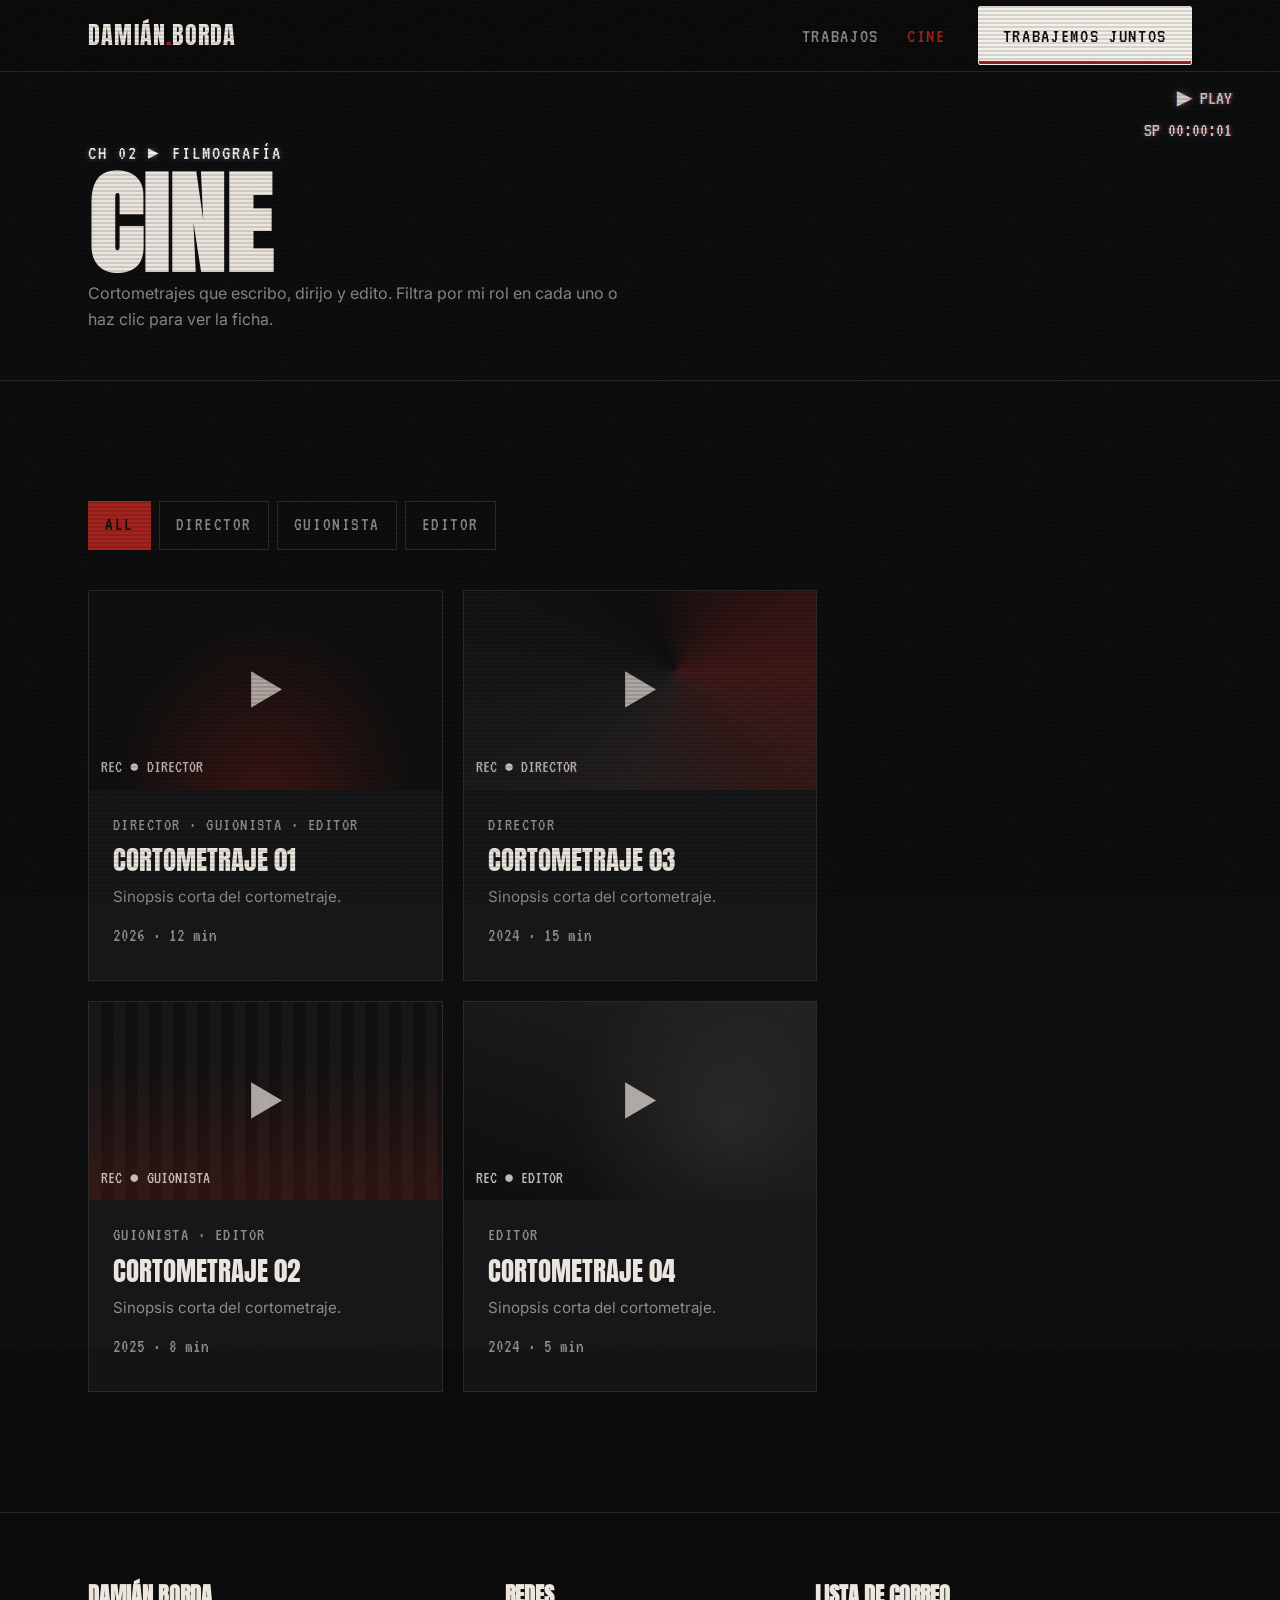
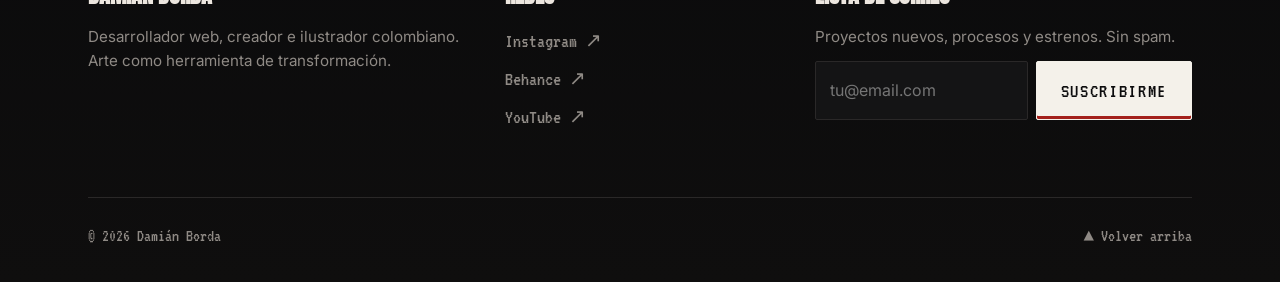
<file: cine.html>
<!DOCTYPE html>
<html lang="es">
<head>
  <meta charset="UTF-8">
  <meta name="viewport" content="width=device-width, initial-scale=1.0">
  <title>Cine — Damián Borda</title>
  <meta name="description" content="Cortometrajes de Damián Borda como director, guionista y editor.">

  <link rel="preconnect" href="https://fonts.googleapis.com">
  <link rel="preconnect" href="https://fonts.gstatic.com" crossorigin>
  <link href="https://fonts.googleapis.com/css2?family=Anton&family=Inter:wght@400;500;700&family=Rubik+Glitch&family=VT323&display=swap" rel="stylesheet">
  <link rel="stylesheet" href="css/styles.css">
</head>
<body>
  <!-- ===== Header ===== -->
  <header class="header">
    <div class="container header__inner">
      <a href="index.html" class="header__logo">DAMIÁN<span>.</span>BORDA</a>

      <button class="nav-toggle" aria-label="Abrir menú" aria-expanded="false" aria-controls="main-nav">
        <span></span>
      </button>

      <nav class="nav" id="main-nav" aria-label="Principal">
        <ul class="nav__list">
          <li><a href="works.html" class="nav__link">Trabajos</a></li>
          <li><a href="cine.html" class="nav__link is-current" aria-current="page">Cine</a></li>
        </ul>
        <a href="index.html#contact" class="btn btn--solid">Trabajemos juntos</a>
      </nav>
    </div>
  </header>

  <main>
    <section class="page-hero" id="top" data-channel="02" data-channel-name="Cine">
      <div class="container">
        <p class="section__tag">CH 02 ▸ Filmografía</p>
        <h1 class="section__title">Cine</h1>
        <p class="section__lead">Cortometrajes que escribo, dirijo y edito. Filtra por mi rol en cada uno o haz clic para ver la ficha.</p>
      </div>
    </section>

    <section class="section">
      <div class="container">
        <!-- Filter buttons and cards are rendered by js/main.js from js/data.js -->
        <div class="filters" id="film-filters" role="group" aria-label="Filtrar por rol"></div>
        <div class="masonry" id="films-grid" aria-live="polite"></div>
      </div>
    </section>
  </main>

  <!-- Lightbox: native <dialog>, filled by js/main.js; Esc closes it -->
  <dialog class="lightbox" aria-labelledby="lightbox-title">
    <div class="lightbox__media"></div>
    <div class="lightbox__caption">
      <div>
        <p class="lightbox__meta"></p>
        <h2 class="lightbox__title" id="lightbox-title"></h2>
        <p class="lightbox__text"></p>
      </div>
      <button class="lightbox__close" type="button" aria-label="Cerrar">✕ ESC</button>
    </div>
  </dialog>

  <!-- ===== Footer ===== -->
  <footer class="footer">
    <div class="container">
      <div class="footer__grid">
        <div>
          <h2 class="footer__title">Damián Borda</h2>
          <p class="footer__text">Desarrollador web, creador e ilustrador colombiano. Arte como herramienta de transformación.</p>
        </div>
        <div>
          <h2 class="footer__title">Redes</h2>
          <ul class="footer__social">
            <li><a href="#">Instagram ↗</a></li>
            <li><a href="#">Behance ↗</a></li>
            <li><a href="#">YouTube ↗</a></li>
          </ul>
        </div>
        <div>
          <h2 class="footer__title">Lista de correo</h2>
          <p class="footer__text">Proyectos nuevos, procesos y estrenos. Sin spam.</p>
          <form class="newsletter" novalidate>
            <label class="sr-only" for="newsletter-email">Email</label>
            <input class="form__input" type="email" id="newsletter-email" placeholder="tu@email.com" autocomplete="email">
            <button type="submit" class="btn btn--solid">Suscribirme</button>
          </form>
          <p class="form__error newsletter__feedback" aria-live="polite"></p>
        </div>
      </div>
      <div class="footer__bottom">
        <span>© <span data-year>2026</span> Damián Borda</span>
        <span><a href="#top">▲ Volver arriba</a></span>
      </div>
    </div>
  </footer>

  <script src="js/data.js"></script>
  <script src="js/main.js"></script>
</body>
</html>
</file>
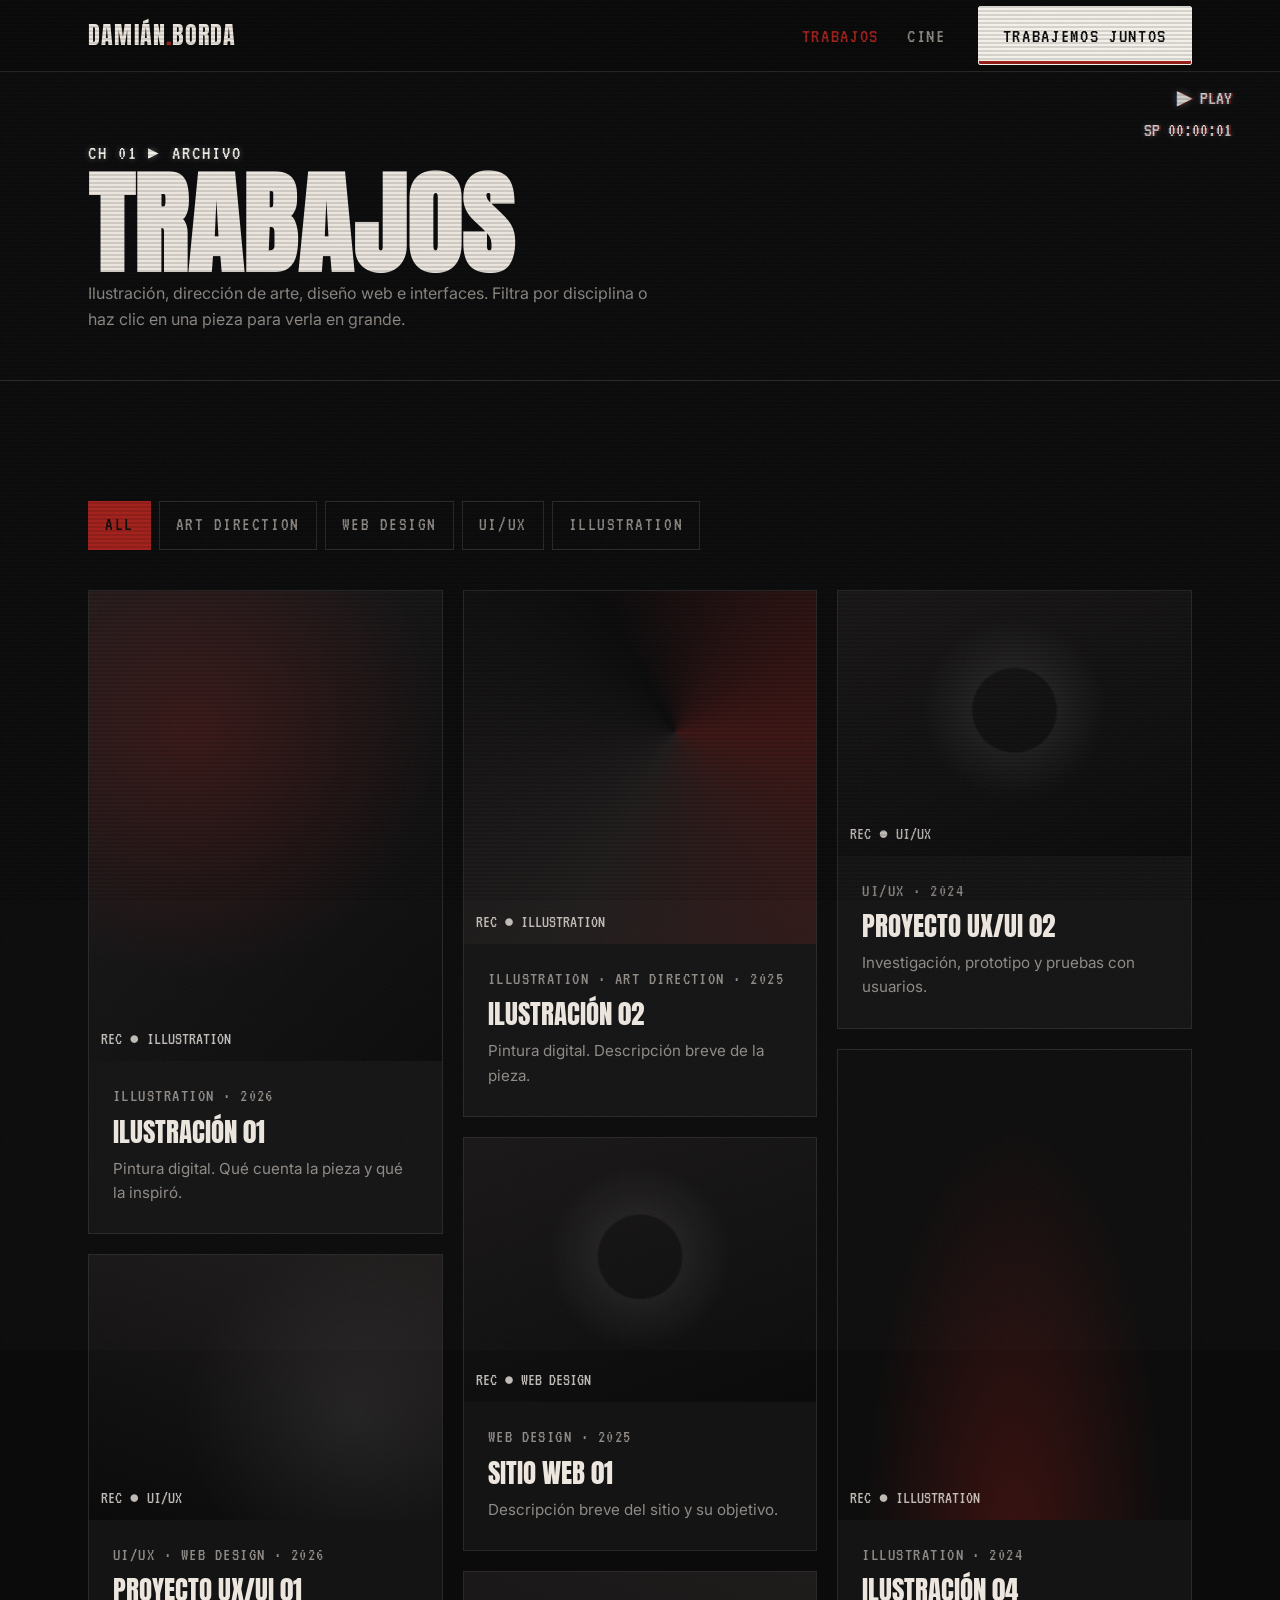
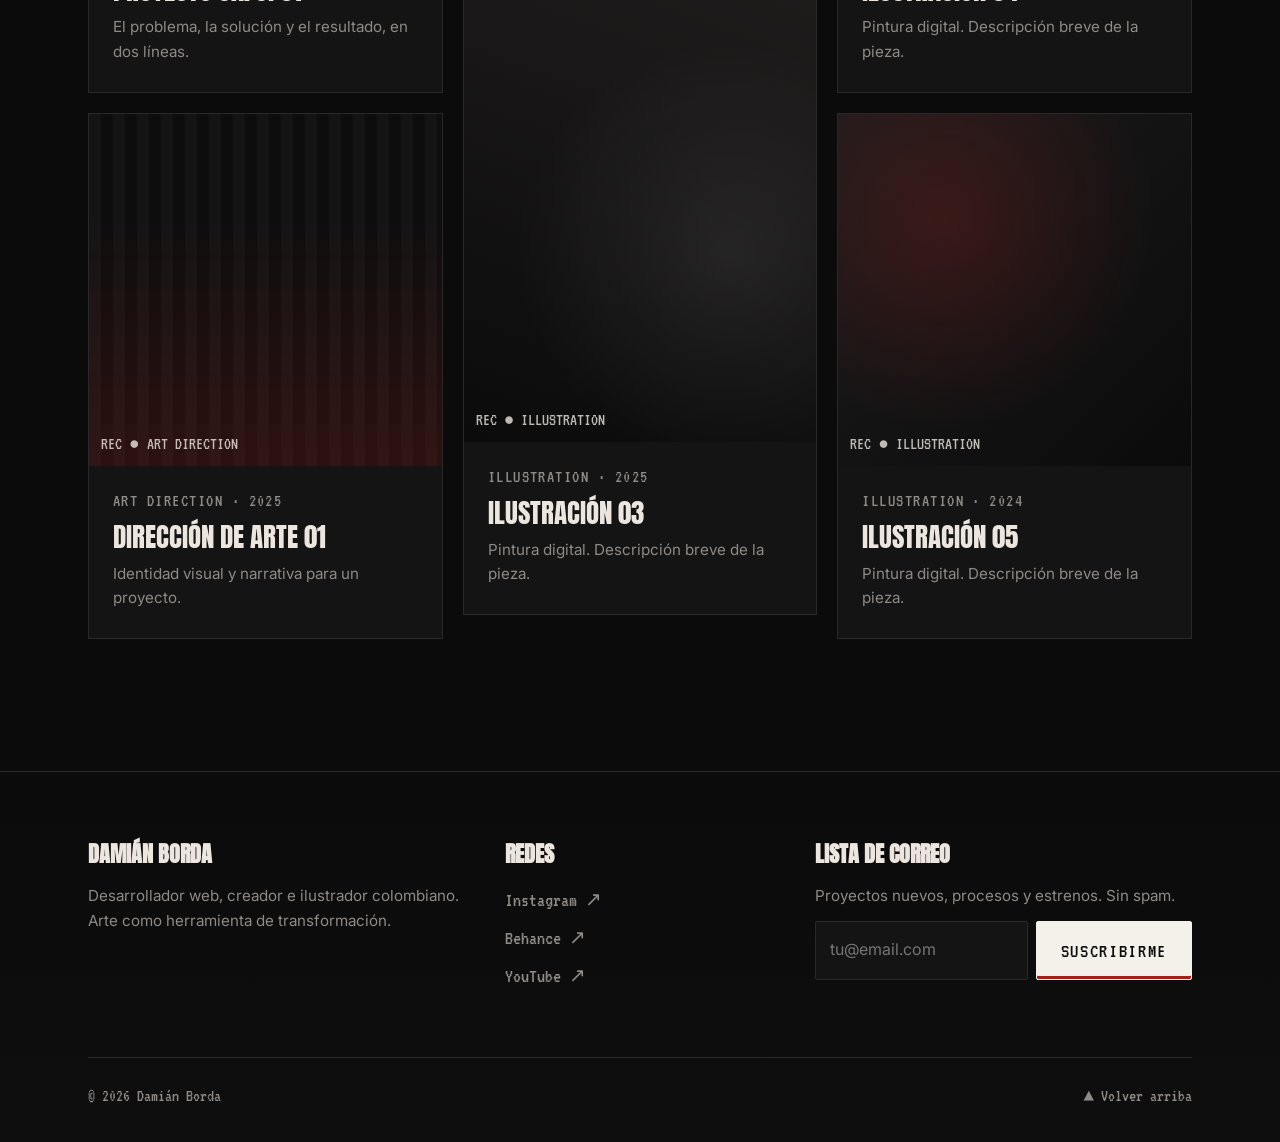
<file: works.html>
<!DOCTYPE html>
<html lang="es">
<head>
  <meta charset="UTF-8">
  <meta name="viewport" content="width=device-width, initial-scale=1.0">
  <title>Trabajos — Damián Borda</title>
  <meta name="description" content="Archivo de Damián Borda: ilustración, dirección de arte, diseño web y UX/UI.">

  <link rel="preconnect" href="https://fonts.googleapis.com">
  <link rel="preconnect" href="https://fonts.gstatic.com" crossorigin>
  <link href="https://fonts.googleapis.com/css2?family=Anton&family=Inter:wght@400;500;700&family=Rubik+Glitch&family=VT323&display=swap" rel="stylesheet">
  <link rel="stylesheet" href="css/styles.css">
</head>
<body>
  <!-- ===== Header ===== -->
  <header class="header">
    <div class="container header__inner">
      <a href="index.html" class="header__logo">DAMIÁN<span>.</span>BORDA</a>

      <button class="nav-toggle" aria-label="Abrir menú" aria-expanded="false" aria-controls="main-nav">
        <span></span>
      </button>

      <nav class="nav" id="main-nav" aria-label="Principal">
        <ul class="nav__list">
          <li><a href="works.html" class="nav__link is-current" aria-current="page">Trabajos</a></li>
          <li><a href="cine.html" class="nav__link">Cine</a></li>
        </ul>
        <a href="index.html#contact" class="btn btn--solid">Trabajemos juntos</a>
      </nav>
    </div>
  </header>

  <main>
    <section class="page-hero" id="top" data-channel="01" data-channel-name="Trabajos">
      <div class="container">
        <p class="section__tag">CH 01 ▸ Archivo</p>
        <h1 class="section__title">Trabajos</h1>
        <p class="section__lead">Ilustración, dirección de arte, diseño web e interfaces. Filtra por disciplina o haz clic en una pieza para verla en grande.</p>
      </div>
    </section>

    <section class="section">
      <div class="container">
        <!-- Filter buttons and cards are rendered by js/main.js from js/data.js -->
        <div class="filters" id="project-filters" role="group" aria-label="Filtrar por disciplina"></div>
        <div class="masonry" id="projects-grid" aria-live="polite"></div>
      </div>
    </section>
  </main>

  <!-- Lightbox: native <dialog>, filled by js/main.js; Esc closes it -->
  <dialog class="lightbox" aria-labelledby="lightbox-title">
    <div class="lightbox__media"></div>
    <div class="lightbox__caption">
      <div>
        <p class="lightbox__meta"></p>
        <h2 class="lightbox__title" id="lightbox-title"></h2>
        <p class="lightbox__text"></p>
      </div>
      <button class="lightbox__close" type="button" aria-label="Cerrar">✕ ESC</button>
    </div>
  </dialog>

  <!-- ===== Footer ===== -->
  <footer class="footer">
    <div class="container">
      <div class="footer__grid">
        <div>
          <h2 class="footer__title">Damián Borda</h2>
          <p class="footer__text">Desarrollador web, creador e ilustrador colombiano. Arte como herramienta de transformación.</p>
        </div>
        <div>
          <h2 class="footer__title">Redes</h2>
          <ul class="footer__social">
            <li><a href="#">Instagram ↗</a></li>
            <li><a href="#">Behance ↗</a></li>
            <li><a href="#">YouTube ↗</a></li>
          </ul>
        </div>
        <div>
          <h2 class="footer__title">Lista de correo</h2>
          <p class="footer__text">Proyectos nuevos, procesos y estrenos. Sin spam.</p>
          <form class="newsletter" novalidate>
            <label class="sr-only" for="newsletter-email">Email</label>
            <input class="form__input" type="email" id="newsletter-email" placeholder="tu@email.com" autocomplete="email">
            <button type="submit" class="btn btn--solid">Suscribirme</button>
          </form>
          <p class="form__error newsletter__feedback" aria-live="polite"></p>
        </div>
      </div>
      <div class="footer__bottom">
        <span>© <span data-year>2026</span> Damián Borda</span>
        <span><a href="#top">▲ Volver arriba</a></span>
      </div>
    </div>
  </footer>

  <script src="js/data.js"></script>
  <script src="js/main.js"></script>
</body>
</html>
</file>
<file: css/styles.css>
/* ==========================================================================
   Damián Borda — Portfolio
   Aesthetic: analog horror / VHS tape, TV channels, noise and scanlines.
   Neutral blacks and greys; red is only a small accent.
   ========================================================================== */

/* ---------- Design tokens ---------- */
:root {
  --color-bg: #0b0b0c;
  --color-surface: #141415;
  --color-surface-2: #1c1b1c;
  --color-red: #a3201b;
  --color-red-rgb: 163, 32, 27; /* same red, for rgba() with transparency */
  --color-red-dark: #3d1514;
  --color-text: #ece6df;
  --color-muted: #8f8a85;
  --color-border: #2a2828;
  --color-osd: #f4f1ea; /* VCR on-screen display white */

  --font-display: "Anton", "Impact", sans-serif;
  --font-glitch: "Rubik Glitch", "Anton", sans-serif;
  --font-mono: "VT323", "Courier New", monospace;
  --font-body: "Inter", system-ui, sans-serif;

  --header-height: 72px;
  --gutter: clamp(16px, 4vw, 48px);
  --max-width: 1200px;
  --radius: 2px;
  --transition: 0.3s ease;
}

/* ---------- Reset ---------- */
*,
*::before,
*::after {
  box-sizing: border-box;
  margin: 0;
  padding: 0;
}

html {
  scroll-behavior: smooth;
  scroll-padding-top: var(--header-height);
}

body {
  background: var(--color-bg);
  color: var(--color-text);
  font-family: var(--font-body);
  font-size: 1rem;
  line-height: 1.6;
  overflow-x: hidden;
}

img {
  max-width: 100%;
  display: block;
}

a {
  color: inherit;
  text-decoration: none;
}

button,
input,
select,
textarea {
  font: inherit;
  color: inherit;
}

/* ---------- VHS overlays: scanlines + noise ---------- */
body::before,
body::after {
  content: "";
  position: fixed;
  inset: 0;
  pointer-events: none;
  z-index: 900;
}

/* Scanlines */
body::before {
  background: repeating-linear-gradient(
    to bottom,
    rgba(0, 0, 0, 0) 0,
    rgba(0, 0, 0, 0) 2px,
    rgba(0, 0, 0, 0.25) 3px,
    rgba(0, 0, 0, 0) 4px
  );
}

/* Animated noise (inline SVG turbulence) */
body::after {
  inset: -50%;
  background-image: url("data:image/svg+xml;utf8,<svg xmlns='http://www.w3.org/2000/svg' width='200' height='200'><filter id='n'><feTurbulence type='fractalNoise' baseFrequency='0.9' numOctaves='2' stitchTiles='stitch'/></filter><rect width='100%' height='100%' filter='url(%23n)' opacity='0.5'/></svg>");
  opacity: 0.08;
  animation: noise 0.4s steps(3) infinite;
}

@keyframes noise {
  0% { transform: translate(0, 0); }
  33% { transform: translate(-5%, 3%); }
  66% { transform: translate(4%, -4%); }
  100% { transform: translate(-2%, 5%); }
}

/* ---------- VCR on-screen display (created by js/main.js) ---------- */
.osd {
  position: fixed;
  top: calc(var(--header-height) + 16px);
  right: var(--gutter);
  z-index: 850;
  display: grid;
  justify-items: end;
  font-family: var(--font-mono);
  line-height: 1;
  text-transform: uppercase;
  color: var(--color-osd);
  /* slight red/blue split like a worn tape */
  text-shadow:
    1.5px 0 rgba(var(--color-red-rgb), 0.6),
    -1.5px 0 rgba(127, 168, 255, 0.35),
    0 0 8px rgba(244, 241, 234, 0.3);
  pointer-events: none;
}

.osd__mode,
.osd__time {
  font-size: 1.25rem;
  opacity: 0.85;
}

.osd__channel {
  font-size: 2.6rem;
  margin-top: 6px;
}

.osd__name {
  font-size: 1.35rem;
  margin-bottom: 6px;
}

/* ---------- Accessibility helpers ---------- */
.sr-only {
  position: absolute;
  width: 1px;
  height: 1px;
  overflow: hidden;
  clip: rect(0 0 0 0);
  white-space: nowrap;
}

/* ---------- Layout helpers ---------- */
.container {
  width: 100%;
  max-width: var(--max-width);
  margin: 0 auto;
  padding: 0 var(--gutter);
}

.section {
  padding: clamp(64px, 10vw, 120px) 0;
  border-top: 1px solid var(--color-border);
}

.section__header {
  display: flex;
  justify-content: space-between;
  align-items: flex-end;
  gap: 24px;
  flex-wrap: wrap;
  margin-bottom: 48px;
}

.section__tag {
  font-family: var(--font-mono);
  font-size: 1.3rem;
  color: var(--color-osd);
  letter-spacing: 0.1em;
  text-transform: uppercase;
  text-shadow: 0 0 6px rgba(244, 241, 234, 0.35); /* CRT glow */
}

.section__title {
  font-family: var(--font-display);
  font-size: clamp(2.4rem, 6vw, 4.5rem);
  line-height: 1;
  text-transform: uppercase;
  letter-spacing: 0.01em;
}

.section__lead {
  max-width: 560px;
  color: var(--color-muted);
}

/* ---------- Buttons ---------- */
.btn {
  display: inline-flex;
  align-items: center;
  gap: 8px;
  padding: 12px 24px;
  border: 1px solid var(--color-muted);
  border-radius: var(--radius);
  background: transparent;
  font-family: var(--font-mono);
  font-size: 1.3rem;
  letter-spacing: 0.08em;
  text-transform: uppercase;
  cursor: pointer;
  transition: background var(--transition), color var(--transition), border-color var(--transition);
}

.btn:hover,
.btn:focus-visible {
  background: var(--color-osd);
  border-color: var(--color-osd);
  color: var(--color-bg);
}

/* Main CTA: off-white "tape label", red only as a thin underline accent */
.btn--solid {
  background: var(--color-osd);
  border-color: var(--color-osd);
  color: var(--color-bg);
  box-shadow: inset 0 -3px 0 var(--color-red);
}

.btn--solid:hover,
.btn--solid:focus-visible {
  background: transparent;
  color: var(--color-osd);
}

:focus-visible {
  outline: 2px solid var(--color-osd);
  outline-offset: 3px;
}

/* ---------- Header ---------- */
.header {
  position: fixed;
  top: 0;
  left: 0;
  right: 0;
  height: var(--header-height);
  z-index: 800;
  background: rgba(10, 10, 10, 0.85);
  backdrop-filter: blur(8px);
  border-bottom: 1px solid var(--color-border);
}

.header__inner {
  height: 100%;
  display: flex;
  align-items: center;
  justify-content: space-between;
  gap: 24px;
}

.header__logo {
  font-family: var(--font-display);
  font-size: 1.5rem;
  letter-spacing: 0.05em;
}

.header__logo span {
  color: var(--color-red);
}

.nav {
  display: flex;
  align-items: center;
  gap: 32px;
}

.nav__list {
  display: flex;
  gap: 28px;
  list-style: none;
}

.nav__link {
  font-family: var(--font-mono);
  font-size: 1.3rem;
  text-transform: uppercase;
  letter-spacing: 0.08em;
  color: var(--color-muted);
  transition: color var(--transition);
}

.nav__link:hover,
.nav__link.is-current {
  color: var(--color-red);
}

.nav-toggle {
  display: none;
  width: 44px;
  height: 44px;
  background: none;
  border: 1px solid var(--color-border);
  cursor: pointer;
  position: relative;
}

.nav-toggle span,
.nav-toggle span::before,
.nav-toggle span::after {
  position: absolute;
  left: 50%;
  width: 22px;
  height: 2px;
  background: var(--color-text);
  transform: translateX(-50%);
  transition: transform var(--transition), background var(--transition);
}

.nav-toggle span {
  top: 50%;
  margin-top: -1px;
}

.nav-toggle span::before,
.nav-toggle span::after {
  content: "";
  left: 0;
  transform: none;
}

.nav-toggle span::before { top: -7px; }
.nav-toggle span::after { top: 7px; }

.nav-toggle[aria-expanded="true"] span { background: transparent; }
.nav-toggle[aria-expanded="true"] span::before { transform: translateY(7px) rotate(45deg); }
.nav-toggle[aria-expanded="true"] span::after { transform: translateY(-7px) rotate(-45deg); }

/* ---------- Hero ---------- */
.hero {
  min-height: 100vh;
  min-height: 100svh;
  display: flex;
  align-items: center;
  padding-top: var(--header-height);
  position: relative;
  overflow: hidden;
}

.hero::before {
  content: "";
  position: absolute;
  inset: 0;
  background:
    radial-gradient(ellipse at 70% 40%, rgba(var(--color-red-rgb), 0.12), transparent 55%),
    radial-gradient(ellipse at 10% 90%, rgba(255, 255, 255, 0.04), transparent 50%);
  z-index: -1;
}

.hero__rec {
  font-family: var(--font-mono);
  font-size: 1.4rem;
  color: var(--color-osd);
  display: flex;
  gap: 16px;
  margin-bottom: 24px;
}

.hero__rec .dot {
  color: var(--color-red);
  animation: blink 1s steps(1) infinite;
}

@keyframes blink {
  50% { opacity: 0; }
}

.hero__title {
  font-family: var(--font-glitch);
  font-size: clamp(3.2rem, 13vw, 10rem);
  line-height: 0.9;
  text-transform: uppercase;
  position: relative;
}

/* Glitch: two offset copies via data-text */
.glitch {
  position: relative;
  display: inline-block;
}

.glitch::before,
.glitch::after {
  content: attr(data-text);
  position: absolute;
  inset: 0;
  pointer-events: none;
}

.glitch::before {
  color: var(--color-red);
  opacity: 0.7;
  transform: translate(-3px, 0);
  clip-path: inset(0 0 60% 0);
  animation: glitch-top 2.8s infinite linear alternate-reverse;
  mix-blend-mode: screen;
}

.glitch::after {
  color: #7fa8ff;
  opacity: 0.35;
  transform: translate(3px, 0);
  clip-path: inset(55% 0 0 0);
  animation: glitch-bottom 3.4s infinite linear alternate-reverse;
  mix-blend-mode: screen;
}

@keyframes glitch-top {
  0%, 90% { transform: translate(-3px, 0); }
  92% { transform: translate(6px, -2px); }
  95% { transform: translate(-8px, 1px); }
  100% { transform: translate(0, 0); }
}

@keyframes glitch-bottom {
  0%, 85% { transform: translate(3px, 0); }
  88% { transform: translate(-6px, 2px); }
  93% { transform: translate(7px, -1px); }
  100% { transform: translate(0, 0); }
}

.hero__roles {
  display: flex;
  flex-wrap: wrap;
  gap: 8px 24px;
  margin: 32px 0 16px;
  font-family: var(--font-mono);
  font-size: clamp(1.2rem, 2.5vw, 1.6rem);
  text-transform: uppercase;
  color: var(--color-muted);
  list-style: none;
}

.hero__roles li::before {
  content: "▸ ";
  color: var(--color-muted);
}

.hero__motto {
  font-size: clamp(1.1rem, 2.4vw, 1.5rem);
  max-width: 640px;
  margin-bottom: 40px;
}

.hero__motto em {
  color: var(--color-red);
  font-style: normal;
}

.hero__actions {
  display: flex;
  flex-wrap: wrap;
  gap: 16px;
}

/* ---------- Placeholder (swap for real images later) ---------- */
.placeholder {
  position: relative;
  display: block;
  width: 100%;
  aspect-ratio: 4 / 3;
  background:
    radial-gradient(circle at 30% 30%, rgba(var(--color-red-rgb), 0.25), transparent 60%),
    linear-gradient(135deg, var(--color-surface-2), var(--color-bg));
  overflow: hidden;
}

.placeholder::after {
  content: "REC ● " attr(data-label);
  position: absolute;
  left: 12px;
  bottom: 8px;
  font-family: var(--font-mono);
  font-size: 1.1rem;
  color: var(--color-text);
  opacity: 0.8;
}

.placeholder--v2 {
  background:
    radial-gradient(circle at 75% 60%, rgba(255, 255, 255, 0.07), transparent 55%),
    linear-gradient(200deg, #1f1c1c, var(--color-bg));
}

.placeholder--v3 {
  background:
    linear-gradient(0deg, rgba(var(--color-red-rgb), 0.2), transparent 70%),
    repeating-linear-gradient(90deg, #151414 0 12px, #0e0d0d 12px 24px);
}

.placeholder--v4 {
  background:
    radial-gradient(ellipse at 50% 110%, rgba(var(--color-red-rgb), 0.3), transparent 60%),
    #0e0d0d;
}

.placeholder--v5 {
  background:
    conic-gradient(from 210deg at 60% 40%, #1f1c1c, var(--color-bg), var(--color-red-dark), #1f1c1c);
}

.placeholder--v6 {
  background:
    radial-gradient(circle at 50% 45%, transparent 18%, rgba(255, 255, 255, 0.06) 19%, transparent 40%),
    linear-gradient(160deg, #191717, var(--color-bg));
}

.placeholder--tall { aspect-ratio: 3 / 4; }
.placeholder--wide { aspect-ratio: 16 / 9; }
.placeholder--square { aspect-ratio: 1 / 1; }

/* ---------- Cards (featured works, projects) ---------- */
.card-grid {
  display: grid;
  grid-template-columns: repeat(auto-fill, minmax(280px, 1fr));
  gap: 24px;
}

/* Cards are <button> elements (they open the lightbox), so reset button styles */
.card {
  display: block;
  width: 100%;
  padding: 0;
  text-align: left;
  cursor: zoom-in;
  background: var(--color-surface);
  border: 1px solid var(--color-border);
  transition: border-color var(--transition), transform var(--transition);
}

.card:hover,
.card:focus-visible {
  border-color: var(--color-red);
  transform: translateY(-4px);
}

.card__image {
  width: 100%;
  height: auto;
}

.card__body {
  display: block;
  padding: 20px 24px 28px;
}

.card__meta,
.card__title,
.card__text {
  display: block;
}

.card__meta {
  font-family: var(--font-mono);
  font-size: 1.15rem;
  color: var(--color-muted);
  text-transform: uppercase;
  letter-spacing: 0.08em;
}

.card__title {
  font-family: var(--font-display);
  font-size: 1.7rem;
  text-transform: uppercase;
  margin: 6px 0 10px;
  line-height: 1.1;
}

.card__text {
  color: var(--color-muted);
  font-size: 0.95rem;
}

/* ---------- Works archive (masonry: cards keep their own height) ---------- */
.masonry {
  columns: 3 280px;
  column-gap: 20px;
}

.masonry > .card {
  margin-bottom: 20px;
  break-inside: avoid;
}

.masonry > .card:hover,
.masonry > .card:focus-visible {
  transform: none; /* translate inside columns can make cards jump */
}

/* ---------- Lightbox (native <dialog>) ---------- */
.lightbox {
  width: min(900px, 92vw);
  max-height: 90vh;
  margin: auto;
  background: var(--color-bg);
  border: 1px solid var(--color-border);
  color: var(--color-text);
  padding: 0;
}

.lightbox::backdrop {
  background: rgba(0, 0, 0, 0.85);
}

.lightbox__media .placeholder {
  aspect-ratio: 16 / 10;
}

.lightbox__media img {
  width: 100%;
  max-height: 65vh;
  object-fit: contain;
  background: #000;
}

.lightbox__caption {
  display: flex;
  justify-content: space-between;
  align-items: flex-start;
  gap: 16px;
  padding: 16px 20px 20px;
}

.lightbox__meta {
  font-family: var(--font-mono);
  font-size: 1.15rem;
  color: var(--color-muted);
  text-transform: uppercase;
}

.lightbox__title {
  font-family: var(--font-display);
  font-size: 1.8rem;
  text-transform: uppercase;
  line-height: 1.1;
}

.lightbox__text {
  color: var(--color-muted);
  font-size: 0.95rem;
}

.lightbox__close {
  background: none;
  border: 1px solid var(--color-border);
  padding: 4px 12px;
  cursor: pointer;
  font-family: var(--font-mono);
  font-size: 1.2rem;
}

.lightbox__close:hover {
  border-color: var(--color-red);
  color: var(--color-red);
}

/* ---------- Creative process ---------- */
.process {
  display: grid;
  grid-template-columns: repeat(5, 1fr);
  gap: 16px;
  list-style: none;
  counter-reset: step;
}

.process__step {
  counter-increment: step;
  padding: 24px 20px;
  border-top: 1px solid var(--color-border);
  background: linear-gradient(180deg, var(--color-surface), transparent);
}

.process__step::before {
  content: "0" counter(step);
  display: block;
  font-family: var(--font-mono);
  font-size: 2rem;
  color: var(--color-osd);
}

.process__title {
  font-family: var(--font-display);
  font-size: 1.5rem;
  text-transform: uppercase;
  margin: 4px 0 8px;
}

.process__text {
  font-size: 0.92rem;
  color: var(--color-muted);
}

/* ---------- Mid CTA ---------- */
/* Looks like a "commercial break" between channels: dark band, thin red line */
.cta-band {
  background:
    repeating-linear-gradient(0deg, rgba(255, 255, 255, 0.025) 0 2px, transparent 2px 4px),
    var(--color-surface);
  border-top: 1px solid var(--color-red);
  border-bottom: 1px solid var(--color-border);
  text-align: center;
  padding: clamp(56px, 9vw, 104px) 0;
}

.cta-band .section__title {
  margin-bottom: 16px;
}

.cta-band p {
  max-width: 560px;
  margin: 0 auto 32px;
  color: var(--color-muted);
}

/* ---------- Services ---------- */
.services {
  display: grid;
  grid-template-columns: repeat(auto-fit, minmax(240px, 1fr));
  gap: 1px;
  background: var(--color-border);
  border: 1px solid var(--color-border);
}

.service {
  background: var(--color-bg);
  padding: 32px 28px;
  transition: background var(--transition);
}

.service:hover {
  background: var(--color-surface-2);
}

.service__icon {
  font-family: var(--font-mono);
  font-size: 2.2rem;
  color: var(--color-muted);
  line-height: 1;
}

.service__title {
  font-family: var(--font-display);
  font-size: 1.6rem;
  text-transform: uppercase;
  margin: 16px 0 10px;
}

.service__text {
  color: var(--color-muted);
  font-size: 0.95rem;
}

/* ---------- Cinema ---------- */
.film__info {
  display: block;
  margin-top: 12px;
  font-family: var(--font-mono);
  font-size: 1.2rem;
  color: var(--color-muted);
}

.film .placeholder::before {
  content: "▶";
  position: absolute;
  inset: 0;
  display: grid;
  place-items: center;
  font-size: 2.5rem;
  color: var(--color-text);
  opacity: 0.7;
  transition: opacity var(--transition), color var(--transition);
}

.film:hover .placeholder::before {
  opacity: 1;
  color: var(--color-red);
}

/* ---------- Forms ---------- */
.contact {
  display: grid;
  grid-template-columns: 1fr 1.3fr;
  gap: 48px;
  align-items: start;
}

.form {
  display: grid;
  gap: 20px;
}

.form__row {
  display: grid;
  grid-template-columns: 1fr 1fr;
  gap: 20px;
}

.form__field {
  display: grid;
  gap: 6px;
}

.form__label {
  font-family: var(--font-mono);
  font-size: 1.2rem;
  text-transform: uppercase;
  letter-spacing: 0.06em;
  color: var(--color-muted);
}

.form__input {
  width: 100%;
  padding: 12px 14px;
  background: var(--color-surface);
  border: 1px solid var(--color-border);
  border-radius: var(--radius);
  transition: border-color var(--transition);
}

.form__input:focus {
  outline: none;
  border-color: var(--color-red);
}

.form__input.is-invalid {
  border-color: var(--color-red);
  background: rgba(var(--color-red-rgb), 0.08);
}

textarea.form__input {
  min-height: 140px;
  resize: vertical;
}

select.form__input {
  cursor: pointer;
}

.form__error {
  min-height: 1.2em;
  font-family: var(--font-mono);
  font-size: 1.1rem;
  color: var(--color-red);
}

.form__status {
  font-family: var(--font-mono);
  font-size: 1.3rem;
  color: var(--color-text);
  border-left: 3px solid var(--color-red);
  padding-left: 12px;
}

.form__status:empty {
  display: none;
}

/* ---------- Footer ---------- */
.footer {
  border-top: 1px solid var(--color-border);
  padding: 64px 0 32px;
  background: linear-gradient(180deg, var(--color-bg), #0f0e0e);
}

.footer__grid {
  display: grid;
  grid-template-columns: 1.4fr 1fr 1.4fr;
  gap: 40px;
  margin-bottom: 48px;
}

.footer__title {
  font-family: var(--font-display);
  font-size: 1.4rem;
  text-transform: uppercase;
  margin-bottom: 12px;
}

.footer__text {
  color: var(--color-muted);
  font-size: 0.95rem;
}

.footer__social {
  list-style: none;
  display: grid;
  gap: 6px;
}

.footer__social a {
  font-family: var(--font-mono);
  font-size: 1.25rem;
  color: var(--color-muted);
  transition: color var(--transition);
}

.footer__social a:hover {
  color: var(--color-red);
}

.newsletter {
  display: flex;
  gap: 8px;
  margin-top: 12px;
}

.newsletter__feedback {
  margin-top: 8px;
  color: var(--color-text);
}

.contact .section__lead {
  margin-top: 16px;
}

.newsletter .form__input {
  flex: 1;
  min-width: 0;
}

.footer__bottom {
  display: flex;
  justify-content: space-between;
  flex-wrap: wrap;
  gap: 12px;
  padding-top: 24px;
  border-top: 1px solid var(--color-border);
  font-family: var(--font-mono);
  font-size: 1.1rem;
  color: var(--color-muted);
}

/* ---------- Inner pages (works / gallery) ---------- */
.page-hero {
  padding: calc(var(--header-height) + 64px) 0 48px;
}

.page-hero .section__title {
  font-size: clamp(3rem, 10vw, 7rem);
}

.filters {
  display: flex;
  flex-wrap: wrap;
  gap: 8px;
  margin-bottom: 40px;
}

.filter-btn {
  padding: 8px 16px;
  background: none;
  border: 1px solid var(--color-border);
  font-family: var(--font-mono);
  font-size: 1.2rem;
  letter-spacing: 0.08em;
  color: var(--color-muted);
  cursor: pointer;
  transition: all var(--transition);
}

.filter-btn:hover {
  color: var(--color-text);
  border-color: var(--color-red);
}

.filter-btn.is-active {
  background: var(--color-red);
  border-color: var(--color-red);
  color: var(--color-bg);
}

/* ---------- Responsive ---------- */
@media (max-width: 960px) {
  .process {
    grid-template-columns: repeat(2, 1fr);
  }

  .process__step:last-child {
    grid-column: 1 / -1;
  }

  .contact {
    grid-template-columns: 1fr;
  }

  .footer__grid {
    grid-template-columns: 1fr 1fr;
  }

  .footer__grid > :last-child {
    grid-column: 1 / -1;
  }
}

@media (max-width: 768px) {
  .nav-toggle {
    display: block;
  }

  .nav {
    position: fixed;
    top: var(--header-height);
    left: 0;
    right: 0;
    flex-direction: column;
    align-items: flex-start;
    gap: 24px;
    padding: 32px var(--gutter);
    background: var(--color-bg);
    border-bottom: 1px solid var(--color-border);
    transform: translateY(-120%);
    visibility: hidden;
    transition: transform var(--transition), visibility var(--transition);
  }

  .nav.is-open {
    transform: translateY(0);
    visibility: visible;
  }

  .nav__list {
    flex-direction: column;
    gap: 16px;
  }

  .nav__link {
    font-size: 1.8rem;
  }
}

@media (max-width: 480px) {
  .process {
    grid-template-columns: 1fr;
  }

  /* Small screens: keep only the channel number so it doesn't cover content */
  .osd__mode,
  .osd__name,
  .osd__time {
    display: none;
  }

  .osd__channel {
    font-size: 1.8rem;
    margin: 0;
  }

  .form__row {
    grid-template-columns: 1fr;
  }

  .footer__grid {
    grid-template-columns: 1fr;
  }

  .newsletter {
    flex-direction: column;
  }

  .hero__actions .btn {
    width: 100%;
    justify-content: center;
  }
}

/* ---------- Reduced motion ---------- */
@media (prefers-reduced-motion: reduce) {
  *,
  *::before,
  *::after {
    animation-duration: 0.01ms !important;
    animation-iteration-count: 1 !important;
    transition-duration: 0.01ms !important;
    scroll-behavior: auto !important;
  }
}
</file>
